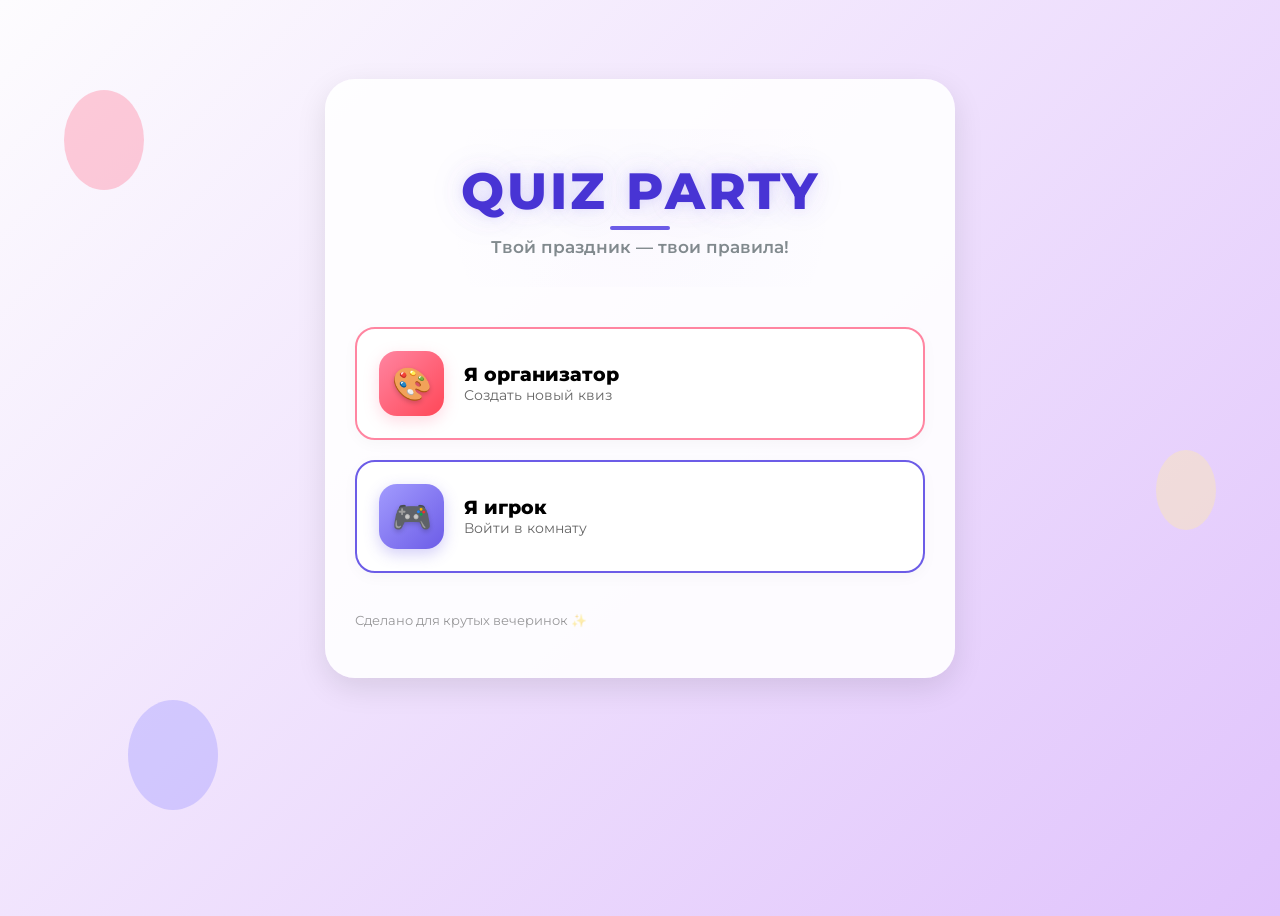
<file: frontend/index.html>
<!DOCTYPE html>
<html lang="ru">
<head>
    <meta charset="UTF-8">
    <meta name="viewport" content="width=device-width, initial-scale=1.0, maximum-scale=1.0, user-scalable=no">
    <title>Quiz Party 🎉 — Главная</title>
    <link href="https://fonts.googleapis.com/css2?family=Montserrat:wght@400;600;800&display=swap" rel="stylesheet">
    <link rel="stylesheet" href="css/style.css">
    <link rel="stylesheet" href="css/menu.css">
</head>
<body class="party-bg no-scroll">

    <div class="balloon balloon-1"></div>
    <div class="balloon balloon-2"></div>
    <div class="balloon balloon-3"></div>

    <div class="main-container">
        <div class="party-card menu-card">
            <div class="logo-area">
                <h1 class="party-title">QUIZ PARTY</h1>
                <p class="party-subtitle reveal-anim-delay">Твой праздник — твои правила!</p>
            </div>

            <div class="menu-grid">
                <div class="menu-item create" onclick="location.href='create.html'">
                    <div class="menu-icon">🎨</div>
                    <div class="menu-text">
                        <span class="menu-label">Я организатор</span>
                        <span class="menu-desc">Создать новый квиз</span>
                    </div>
                </div>

                <div class="menu-item join" onclick="openJoinModal()">
                    <div class="menu-icon">🎮</div>
                    <div class="menu-text">
                        <span class="menu-label">Я игрок</span>
                        <span class="menu-desc">Войти в комнату</span>
                    </div>
                </div>
            </div>

            <div class="footer-info">
                Сделано для крутых вечеринок ✨
            </div>
        </div>
    </div>

    <div id="join-modal" class="modal">
        <div class="modal-content light-glass-card">
            <div class="modal-header">
                <h3>Вход в игру</h3>
                <p>Введи данные, чтобы начать веселье</p>
            </div>
            
            <div class="portal-inputs">
                <div class="modern-field" id="field-name">
                    <input type="text" id="player-name" maxlength="15" placeholder=" " required>
                    <label>Твое имя</label>
                    <span class="field-icon">👤</span>
                    <div class="field-border"></div>
                </div>
                <span class="input-hint" id="hint-name">Пожалуйста, представься 🎭</span> <div class="modern-field" id="field-code">
                    <input type="text" id="room-code"  maxlength="10" placeholder=" " required>
                    <label>Код комнаты</label>
                    <span class="field-icon">🔑</span>
                    <div class="field-border"></div>
                </div>
                <span class="input-hint" id="hint-code">Нужен код, чтобы войти 🚪</span>
            </div>

            <button onclick="startJoining()" class="btn-modern-join">
                <span>ПОГНАЛИ! 🚀</span>
            </button>
            
            <button onclick="closeJoinModal()" class="btn-cancel-link">Вернуться назад</button>
        </div>
    </div>

    <script src="js/menu.js"></script>
</body>
</html>
</file>
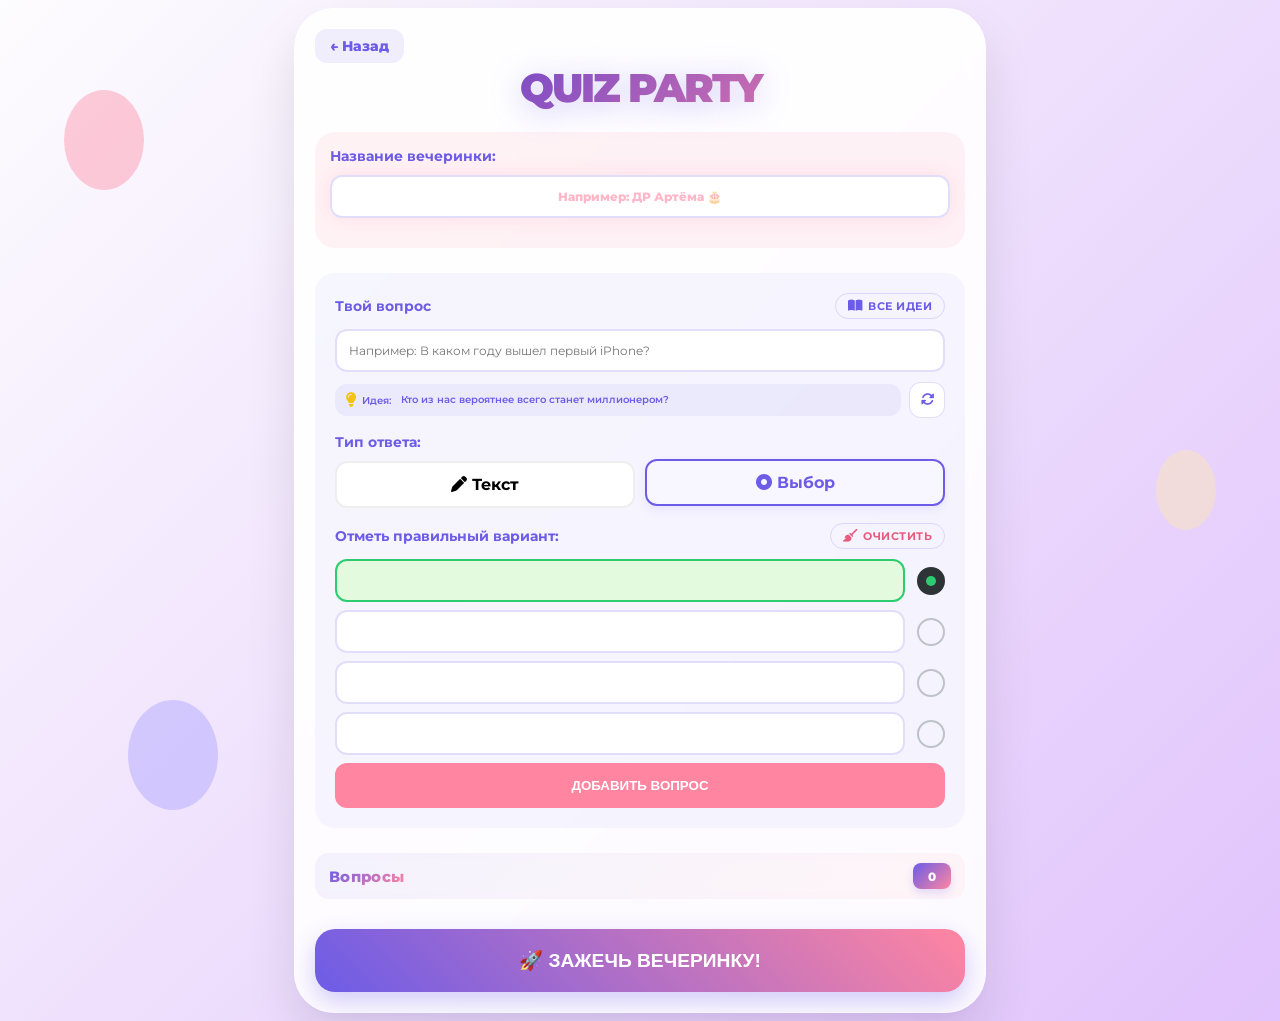
<file: frontend/create.html>
<!DOCTYPE html>
<html lang="ru">
<head>
    <meta charset="UTF-8">
    <meta name="viewport" content="width=device-width, initial-scale=1.0, maximum-scale=1.0, user-scalable=no">
    <title>Создание Quiz Party</title>
    <link href="https://fonts.googleapis.com/css2?family=Montserrat:wght@400;600;800&display=swap" rel="stylesheet">
    <link rel="stylesheet" href="https://cdnjs.cloudflare.com/ajax/libs/font-awesome/6.4.0/css/all.min.css">
    <link rel="stylesheet" href="css/style.css">
    <link rel="stylesheet" href="css/create.css">
</head>
<body class="party-bg">
    <div id="toast-container"></div>
    <div class="balloon balloon-1"></div>
    <div class="balloon balloon-2"></div>
    <div class="balloon balloon-3"></div>

    <div class="main-container">
        <div class="party-card">
            <div class="header-nav">
                <a href="index.html" class="btn-back">← Назад</a>
            </div>
            <h1 class="party-title">QUIZ PARTY</h1>
            
            <div class="input-group main-title-group">
                <label>Название вечеринки:</label>
                <input type="text" id="quiz-title-input" placeholder="Например: ДР Артёма 🎂" class="main-title-input">
            </div>

            <div class="creation-zone">
               <div class="input-group">
                    <div style="display: flex; justify-content: space-between; align-items: center; margin-bottom: 10px;">
                        <label style="margin: 0;">Твой вопрос</label>
                        <button type="button" class="btn-inline-library" onclick="toggleLibrary()">
                            <i class="fa-solid fa-book-open"></i> Все идеи
                        </button>
                    </div>

                    <input type="text" id="q-input-text" placeholder="Например: В каком году вышел первый iPhone?">
                    
                    <div class="idea-wrapper" style="display: flex; align-items: center; gap: 8px;">
                        <div id="idea-container" class="idea-container" style="flex-grow: 1;">
                            <i class="fas fa-lightbulb idea-icon"></i> Идея: <span id="random-idea-text">Загрузка...</span>
                        </div>
                        <button id="refresh-idea" class="refresh-btn" title="Другой вопрос">
                            <i class="fas fa-sync-alt"></i>
                        </button>
                    </div>
                </div>

                <div class="input-group">
                    <label>Тип ответа:</label>
                    <div class="type-selector">
                        <div class="type-option" onclick="selectType('text', this)">
                            <i class="fa-solid fa-pen"></i> Текст
                        </div>
                        <div class="type-option active" onclick="selectType('options', this)">
                            <i class="fa-solid fa-circle-dot"></i> Выбор
                        </div>
                        <input type="hidden" id="q-input-type" value="options">
                    </div>
                </div>

                <div id="options-fields" class="options-creation-zone" style="display: block;">
                    <div class="input-group">
                        <div style="display:flex; justify-content:space-between; align-items:center; margin-bottom:10px;">
                            <label style="margin:0;">Отметь правильный вариант:</label>
                            <button type="button" class="btn-clear-options" onclick="clearOptions()">
                                <i class="fa-solid fa-broom"></i>
                                Очистить
                            </button>
                        </div>
                        
                        <div class="opt-create-row">
                            <div class="input-with-clear">
                                <input type="text" id="opt-1" class="opt-input">
                                <span class="clear-input" onclick="clearSingleInput(this)">×</span>
                            </div>
                            <input type="radio" name="correct-opt" value="0" checked>
                        </div>
                        <div class="opt-create-row">
                            <div class="input-with-clear">
                                <input type="text" id="opt-2" class="opt-input">
                                <span class="clear-input" onclick="clearSingleInput(this)">×</span>
                            </div>
                            <input type="radio" name="correct-opt" value="1">
                        </div>
                        <div class="opt-create-row">
                            <div class="input-with-clear">
                                <input type="text" id="opt-3" class="opt-input">
                                <span class="clear-input" onclick="clearSingleInput(this)">×</span>
                            </div>
                            <input type="radio" name="correct-opt" value="2">
                        </div>
                        <div class="opt-create-row">
                            <div class="input-with-clear">
                                <input type="text" id="opt-4" class="opt-input">
                                <span class="clear-input" onclick="clearSingleInput(this)">×</span>
                            </div>
                            <input type="radio" name="correct-opt" value="3">
                        </div>
                    </div>
                </div>

                <div id="correct-answer-zone" class="input-group" style="display: none;">
                    <label>Ответ:</label>
                    <div class="input-with-clear correct-text">
                        <input type="text" id="q-input-correct" class="opt-input">
                        <span class="clear-input" onclick="clearSingleInput(this)">×</span>
                    </div>
                </div>

                <button id="add-btn" onclick="addQuestionToList()" class="btn-party-add">ДОБАВИТЬ ВОПРОС</button>
            </div>

            <div class="list-zone">
                <div class="questions-header">
                    <div class="questions-title">
                        Вопросы
                    </div>
                    <div class="questions-count">
                        <span id="q-count">0</span>
                    </div>
                </div>
                <div id="questions-list" class="party-scroll-list"></div>
            </div>

            <button onclick="saveAndGo()" class="btn-party-launch">
                <span class="btn-glow"></span>
                <span class="btn-content">🚀 ЗАЖЕЧЬ ВЕЧЕРИНКУ!</span>
            </button>
        </div>
    </div>
    <script src="js/create.js"></script>
    <div id="library-modal" class="modal-overlay">
        <div class="modal-content">
            <div class="modal-header">
                <h2>💡 Готовые вопросы</h2>
                <button class="close-modal" onclick="toggleLibrary()">×</button>
            </div>
            <div class="library-filter">
                <button class="filter-btn active" data-category="all" onclick="filterLibrary('all')">Все</button>
                <button class="filter-btn" data-category="about-me" onclick="filterLibrary('about-me')">Обо мне</button>
                <button class="filter-btn" data-category="funny" onclick="filterLibrary('funny')">Юмор</button>
                <button class="filter-btn" data-category="music" onclick="filterLibrary('music')">Музыка</button>
                <button class="filter-btn" data-category="sports" onclick="filterLibrary('sports')">Спорт</button>
                <button class="filter-btn" data-category="movie" onclick="filterLibrary('movie')">Фильмы</button>
                <button class="filter-btn" data-category="friends" onclick="filterLibrary('friends')">О нас</button>
            </div>
            <div id="library-list" class="library-items-container">
                </div>
        </div>
    </div>    
</body>
</html>
</file>
<file: frontend/css/style.css>
body {
    margin: a; font-family: 'Montserrat', sans-serif;
    background: linear-gradient(135deg, #fdfcfe 0%, #e0c3fc 100%);
    min-height: 100vh;
}

.no-scroll {
    overflow: hidden;
}


.main-container {
    width: 100%;
    max-width: 700px; /* Было 622px, ставим больше */
    margin: auto;
    padding: 0 15px;  /* Небольшие отступы, чтобы не липло к краям экрана */
    box-sizing: border-box;
    display: flex;
    flex-direction: column;
    align-items: center;
}

.party-card {
    background: rgba(255,255,255,0.9);
    padding: 30px; border-radius: 30px;
    width: 100%; max-width: 650px;
    box-shadow: 0 10px 30px rgba(0,0,0,0.1);
    z-index: 10;
}

.balloon {
    position: fixed; border-radius: 50%; opacity: 0.4; z-index: 1;
    animation: float 6s infinite ease-in-out;
}
.balloon-1 { width: 80px; height: 100px; background: #ff85a1; top: 10%; left: 5%; }
.balloon-2 { width: 60px; height: 80px; background: #ffeaa7; top: 50%; right: 5%; animation-delay: 2s; }
.balloon-3 { width: 90px; height: 110px; background: #a29bfe; bottom: 10%; left: 10%; animation-delay: 4s; }

@keyframes float {
    0%, 100% { transform: translateY(0); }
    50% { transform: translateY(-20px); }
}

/* Отключаем жесты масштабирования на уровне CSS */
html, body {
    touch-action: pan-x pan-y; /* Разрешает только скролл, запрещает зум щипком */
}

/* Убираем синюю рамку и зум при фокусе */
input, select, textarea {
    font-size: 12px !important; 
}

* {
    -webkit-tap-highlight-color: transparent; /* Убирает синюю рамку при клике на кнопки/инпуты */
}

body {
    /* Сайт не станет уже 320 пикселей. Если экран меньше — появится горизонтальный скролл */
    min-width: 320px; 
    
    /* Чтобы контент не прилипал к краям на узких экранах */
    overflow-x: hidden; 
}
</file>
<file: frontend/css/menu.css>
.menu-card {
    padding: 50px 30px !important;
}

.main-container {
    width: 100%;
    max-width: 600px;
    margin: auto;
    padding: 0 15px;
    box-sizing: border-box;

    display: flex;
    flex-direction: column;
    align-items: center;

    min-height: 100vh;

    justify-content: center; /* центр по вертикали */
    transform: translateY(-80px); /* чуть выше центра */
}

.logo-area {
    position: relative;
    margin-bottom: 40px; /* Немного уменьшили отступ, так как нет логотипа */
    padding: 30px 0;
    text-align: center;
    background: radial-gradient(circle at center, rgba(108, 92, 231, 0.02) 0%, rgba(255, 255, 255, 0) 70%); /* Почти незаметное свечение фона */
}

/* Главный заголовок с эффектом КОНТРАЖУРА (Glow) */
.party-title {
    font-family: 'Montserrat', sans-serif;
    font-weight: 800; /* Экстра-жирный шрифт */
    font-size: 3.2rem; /* Сделали крупнее, раз он теперь главный */
    margin: 0;
    text-transform: uppercase;
    letter-spacing: 3px; /* Увеличили межбуквенный отступ для стильности */
    position: relative;
    display: inline-block;
    
    /* 1. Цвет самого текста - глубокий фиолетовый */
    color: #4834d4; 
    
    /* 2. МАГИЯ СВЕЧЕНИЯ ЗА ТЕКСТОМ (Мягкий Неон) */
    text-shadow: 
        0 0 10px rgba(108, 92, 231, 0.1),  /* Самое ближнее мягкое свечение */
        0 0 25px rgba(108, 92, 231, 0.15), /* Среднее свечение */
        0 0 45px rgba(108, 92, 231, 0.1);  /* Дальнее расплывчатое облако света */
    
    /* Анимация: Легкое "дыхание" света */
    animation: quizGlowBreath 4s infinite ease-in-out;
}

/* Анимация пульсации неонового облака */
@keyframes quizGlowBreath {
    0%, 100% { 
        text-shadow: 
            0 0 10px rgba(108, 92, 231, 0.1),
            0 0 25px rgba(108, 92, 231, 0.15),
            0 0 45px rgba(108, 92, 231, 0.1);
    }
    50% { 
        text-shadow: 
            0 0 15px rgba(108, 92, 231, 0.15),
            0 0 35px rgba(108, 92, 231, 0.2),
            0 0 65px rgba(108, 92, 231, 0.15); /* Свечение становится чуть ярче и шире */
    }
}

/* Эффект при наведении на всю шапку (для интереса) */
.logo-area:hover .party-title {
    color: #6c5ce7; /* Текст становится чуть светлее */
    transform: scale(1.03); /* Легкое увеличение */
    transition: all 0.4s ease;
}

/* Интерактивная полоска под заголовком */
.party-title::after {
    content: '';
    position: absolute;
    bottom: -8px;
    left: 50%;
    width: 60px;
    height: 4px;
    background: #6c5ce7;
    border-radius: 10px;
    transform: translateX(-50%);
    transition: width 0.3s ease, background 0.3s ease;
}

/* Эффект при наведении на заголовок (для интереса) */
.logo-area:hover .party-title::after {
    width: 140px;
    background: #ff85a1; /* Меняем цвет полоски на розовый при наведении */
}

/* Подзаголовок: делаем чуть четче и добавляем иконки ✨ */
.party-subtitle {
    font-size: 1.05rem;
    color: #636e72;
    margin: 15px 0 0;
    opacity: 0.8;
    font-weight: 600;
    display: flex;
    align-items: center;
    justify-content: center;
    gap: 12px;
}

.party-subtitle::before,
.party-subtitle::after {
    font-size: 0.9rem;
    opacity: 0.4;
}

/* Анимация появления с задержкой */
.reveal-anim-delay {
    animation: subtitleReveal 0.8s ease-out 0.2s both; /* Появляется через 0.2с после загрузки */
}

@keyframes subtitleReveal {
    from { opacity: 0; transform: translateY(10px); }
    to { opacity: 0.8; transform: translateY(0); }
}

.menu-grid {
    display: flex;
    flex-direction: column;
    gap: 20px;
}

/* Основная карточка меню */
.menu-item {
    position: relative;
    display: flex;
    align-items: center;
    padding: 22px;
    border-radius: 20px;
    cursor: pointer;
    background: #ffffff;
    border: 2px solid transparent;
    text-align: left;
    box-shadow: 0 4px 15px rgba(0,0,0,0.03);
    overflow: hidden; /* Важно для эффекта блика */
    transition: all 0.4s cubic-bezier(0.175, 0.885, 0.32, 1.275);
    z-index: 1;
}

/* Эффект стеклянного блика (Shine) */
.menu-item::after {
    content: '';
    position: absolute;
    top: 0; 
    left: -100%;
    width: 50%; 
    height: 100%;
    background: linear-gradient(to right, rgba(255,255,255,0) 0%, rgba(255,255,255,0.8) 50%, rgba(255,255,255,0) 100%);
    transform: skewX(-25deg);
    transition: all 0.5s ease;
    z-index: -1;
}

/* Общий hover: подъем карточки и пробегающий блик */
.menu-item:hover {
    transform: translateY(-5px) scale(1.02);
}
.menu-item:hover::after {
    left: 150%;
    transition: all 0.7s ease-in-out;
}

/* Анимация иконок при наведении */
@keyframes iconPartyBounce {
    0%, 100% { transform: translateY(0) rotate(0deg) scale(1); }
    25% { transform: translateY(-4px) rotate(-8deg) scale(1.1); }
    50% { transform: translateY(0) rotate(0deg) scale(1.05); }
    75% { transform: translateY(-2px) rotate(8deg) scale(1.1); }
}

.menu-item:hover .menu-icon {
    animation: iconPartyBounce 0.6s ease-in-out;
}

/* --- Стили для кнопки ОРГАНИЗАТОРА (Розовая) --- */
.menu-item.create:hover {
    border-color: #ff85a1;
    /* Цветная светящаяся тень вместо серой */
    box-shadow: 0 15px 30px rgba(255, 133, 161, 0.25); 
}

.menu-item.create {
    border-color: #ff85a1;
}
    
.menu-item.create .menu-icon {
    /* Сочный градиент вместо сплошного цвета */
    background: linear-gradient(135deg, #ff85a1, #ff4757);
    box-shadow: 0 5px 15px rgba(255, 133, 161, 0.3);
}

.menu-item.join {
    border-color: #6c5ce7;
}

/* --- Стили для кнопки ИГРОКА (Фиолетовая) --- */
.menu-item.join:hover {
    border-color: #6c5ce7;
    /* Цветная светящаяся тень */
    box-shadow: 0 15px 30px rgba(108, 92, 231, 0.25);
}

.menu-item.join .menu-icon {
    /* Сочный градиент */
    background: linear-gradient(135deg, #a29bfe, #6c5ce7);
    box-shadow: 0 5px 15px rgba(108, 92, 231, 0.3);
}

/* Настраиваем иконку (сделал чуть крупнее и добавил тень тексту) */
.menu-icon {
    width: 65px;
    height: 65px;
    border-radius: 18px;
    display: flex;
    align-items: center;
    justify-content: center;
    font-size: 2rem;
    color: white;
    margin-right: 20px;
    transition: all 0.3s ease;
    text-shadow: 0 2px 5px rgba(0,0,0,0.2);
}

.menu-text {
    display: flex;
    flex-direction: column;
}

.menu-label {
    font-weight: 800;
    font-size: 1.2rem;
    color: var(--party-text);
}

.menu-desc {
    font-size: 0.9rem;
    opacity: 0.6;
}

.footer-info {
    margin-top: 40px;
    font-size: 0.8rem;
    opacity: 0.4;
}


.modal-content {
    width: 90%;
    max-width: 400px;
    padding: 30px;
}

.modal-content input {
    width: 100%;
    padding: 15px;
    margin-bottom: 15px;
    border-radius: 12px;
    border: 2px solid #eee;
    font-family: 'Montserrat', sans-serif;
    box-sizing: border-box;
}

.btn-close {
    background: none;
    border: none;
    color: var(--party-purple);
    margin-top: 10px;
    cursor: pointer;
    font-weight: 600;
}

/* Светлое модальное окно */
.modal {
    display: none;
    position: fixed;
    top: 0; left: 0; width: 100%; height: 100%;
    background: rgba(255, 255, 255, 0.4); /* Светлая подложка */
    backdrop-filter: blur(15px);
    justify-content: center;
    align-items: center;
    z-index: 1000;
}

.light-glass-card {
    margin-top: -200px;
    background: rgba(255, 255, 255, 0.8) !important;
    border: 1px solid rgba(255, 255, 255, 0.5);
    border-radius: 40px;
    padding: 40px;
    width: 90%;
    max-width: 320px;
    box-shadow: 0 30px 60px rgba(0, 0, 0, 0.08);
    text-align: center;
    animation: slideUp 0.4s ease-out;
}

.badge-new {
    display: inline-block;
    background: #6c5ce7;
    color: white;
    font-size: 0.65rem;
    font-weight: 800;
    padding: 5px 12px;
    border-radius: 50px;
    margin-bottom: 15px;
    letter-spacing: 1px;
}

.modal-header p {
    font-size: 0.9rem;
    color: #636e72;
    margin: 10px 0 30px;
}

/* Стили полей ввода */
.input-group-modern {
    text-align: left;
    margin-bottom: 20px;
}

.input-group-modern label {
    font-size: 0.7rem;
    font-weight: 800;
    color: #b2bec3;
    margin-left: 15px;
    margin-bottom: 8px;
    display: block;
}

.input-wrapper {
    position: relative;
    display: flex;
    align-items: center;
}

.input-wrapper .icon {
    position: absolute;
    left: 20px;
    font-size: 1.1rem;
}

.light-glass-card input {
    width: 100%;
    background: #f1f2f6 !important;
    border: 2px solid transparent !important;
    border-radius: 20px !important;
    padding: 18px 20px 18px 55px !important;
    font-family: 'Montserrat', sans-serif;
    font-weight: 600;
    color: #2d3436 !important;
    transition: 0.3s;
}

.light-glass-card input:focus {
    background: #fff !important;
    border-color: #6c5ce7 !important;
    box-shadow: 0 10px 20px rgba(108, 92, 231, 0.1);
    outline: none;
}

/* Кнопка */
.btn-modern-join {
    background: #6c5ce7;
    color: white;
    border: none;
    width: 100%;
    padding: 20px;
    border-radius: 20px;
    font-size: 1.1rem;
    font-weight: 800;
    cursor: pointer;
    box-shadow: 0 10px 25px rgba(108, 92, 231, 0.3);
    transition: 0.3s;
    margin-top: 10px;
}

.btn-modern-join:hover {
    transform: translateY(-3px);
    box-shadow: 0 15px 30px rgba(108, 92, 231, 0.4);
    background: #5b49d6;
}

.btn-cancel-link {
    background: none;
    border: none;
    color: #b2bec3;
    margin-top: 20px;
    font-weight: 600;
    cursor: pointer;
    transition: 0.3s;
}

.btn-cancel-link:hover {
    color: #636e72;
}

@keyframes slideUp {
    from { opacity: 0; transform: translateY(30px); }
    to { opacity: 1; transform: translateY(0); }
}

.portal-inputs {
    display: flex;
    flex-direction: column;
    gap: 25px; /* Увеличили отступ для плавающих подписей */
    margin-bottom: 35px;
}

.modern-field {
    position: relative;
    width: 100%;
}

.modern-field input:focus ~ .field-icon {
    opacity: 1;
    color: #6c5ce7;
}


/* Убираем лишние отступы, так как убрали бейдж */
.modal-header h3 {
    margin-top: 10px;
}

/* Чтобы розовый текст хорошо читался на сером фоне */
.modern-field input::selection {
    background: rgba(255, 133, 161, 0.2);
    color: #ff85a1;
}

/* Подсказки: делаем их еле заметными (светло-серыми) */
.modern-field label {
    position: absolute;
    left: 46px;
    top: 40%;
    transform: translateY(-50%);
    color: rgba(0, 0, 0, 0.2); /* Очень прозрачный серый */
    font-size: 0.8rem;
    font-weight: 600;
    pointer-events: none;
    transition: all 0.5s cubic-bezier(0.4, 0, 0.2, 1);
    z-index: 2;
}

/* Когда поле активно или заполнено */
.modern-field input:focus ~ label,
.modern-field input:not(:placeholder-shown) ~ label {
    top: 15px;
    font-size: 0.6rem;
    font-weight: 800;
    color: rgba(0, 0, 0, 0.25); /* Остается серым и незаметным даже наверху */
    text-transform: uppercase;
    letter-spacing: 1px;
}


.error-msg {
    color: #ff85a1;
    font-size: 0.7rem;
    font-weight: 700;
    margin-top: 8px;
    text-align: left;
    display: none;
}

/* Ошибки: Текст и границы */
.modern-field.error-active .field-border {
    background: #ff4757; /* Яркий красный вместо розового */
    box-shadow: 0 0 10px rgba(255, 71, 87, 0.5);
}

.modern-field.error-active .field-icon {
    filter: drop-shadow(0 0 5px rgba(255, 71, 87, 0.5));
}


/* Основной стиль инпута - теперь без розового текста */
.modern-field input {
    width: 100% !important;
    background: rgba(240, 242, 245, 0.8) !important;
    border: 2px solid transparent !important; /* Прозрачная рамка для плавности */
    border-radius: 16px !important;
    padding: 18px 20px 10px 45px !important;
    font-family: 'Montserrat', sans-serif;
    font-weight: 600;
    color: #2d3436 !important; /* ТЕМНЫЙ ЦВЕТ ТЕКСТА (вместо розового) */
    font-size: 1rem;
    transition: all 0.3s cubic-bezier(0.4, 0, 0.2, 1);
    box-sizing: border-box;
}

/* Эффект фокуса - мягкая фиолетовая рамка (в цвет темы) */
.modern-field input:focus {
    background: #ffffff !important;
    border-color: #6c5ce7 !important; 
    box-shadow: 0 8px 20px rgba(108, 92, 231, 0.1) !important;
}

/* Плавающая подпись (Label) - чуть темнее для читаемости */
.modern-field label {
    position: absolute;
    left: 45px;
    top: 50%;
    transform: translateY(-50%);
    color: #a4b0be; /* Спокойный серый */
    font-size: 0.9rem;
    font-weight: 500;
    pointer-events: none;
    transition: all 0.3s ease;
    z-index: 2;
}

/* Поднятая подпись (когда текст введен) */
.modern-field input:focus ~ label,
.modern-field input:not(:placeholder-shown) ~ label {
    top: 12px;
    left: 45px;
    font-size: 0.65rem;
    font-weight: 800;
    color: #6c5ce7; /* Фиолетовый акцент при наборе */
    text-transform: uppercase;
    letter-spacing: 0.5px;
}

/* Иконка внутри инпута */
.modern-field .field-icon {
    position: absolute;
    left: 10px;
    top: 38%;
    transform: translateY(-50%);
    font-size: 1.2rem;
    opacity: 0.4;
    z-index: 3;
    transition: 0.3s;
}

/* СТИЛЬ ОШИБКИ */
.modern-field.error-active input {
    border-color: #ff4757 !important; /* Красная рамка */
    background: #fffafa !important; /* Едва заметный красный оттенок фона */
}

.modern-field.error-active .field-icon {
    opacity: 1;
    filter: grayscale(0) brightness(0.8);
}

.input-hint {
    font-size: 0.75rem;
    color: #ff4757; /* Чистый красный */
    font-weight: 700;
    margin: -35px 0 15px 10px;
    display: none; /* Включается через JS */
    text-align: left;
    animation: fadeInError 0.6s ease;
}

@keyframes fadeInError {
    from { opacity: 0; transform: translateY(-5px); }
    to { opacity: 1; transform: translateY(0); }
}

/* Убираем старую рамку у контейнера */
.error-shake {
    animation: shake-modern 0.4s cubic-bezier(.36,.07,.19,.97) both;
    border: none !important; /* УДАЛЯЕМ ЭТУ СТРОЧКУ, ЕСЛИ ОНА БЫЛА */
    background: none !important; /* УДАЛЯЕМ ФОН */
}
@keyframes shake-modern {
    0%, 100% { transform: translateX(0); }
    20%, 60% { transform: translateX(-6px); }
    40%, 80% { transform: translateX(6px); }
}

/* --- МОБИЛЬНАЯ АДАПТАЦИЯ --- */
@media screen and (max-width: 480px) {
    /* 1. Компактная карточка */
    .menu-card {
        padding: 30px 20px !important; /* Уменьшили внутренние отступы */
        border-radius: 30px;
    }

    /* 2. Компактная шапка */
    .logo-area {
        margin-bottom: 20px;
        padding: 10px 0;
    }

    .party-title {
        font-size: 2rem; /* Уменьшили шрифт заголовка */
        letter-spacing: 1px;
    }

    .party-subtitle {
        font-size: 0.9rem; /* Подзаголовок поменьше */
        margin-top: 10px;
    }

    /* 3. Компактные кнопки меню */
    .menu-grid {
        gap: 12px; /* Уменьшили расстояние между кнопками */
    }

    .menu-item {
        padding: 15px; /* Уменьшили отступы внутри кнопок */
    }

    .menu-icon {
        width: 50px;  /* Иконки чуть меньше */
        height: 50px;
        font-size: 1.5rem;
        margin-right: 15px;
        border-radius: 14px;
    }

    .menu-label {
        font-size: 1rem; /* Текст кнопок компактнее */
    }

    .menu-desc {
        font-size: 0.8rem;
    }

    /* 4. Адаптация модального окна */
    .light-glass-card {
        padding: 25px 20px;
        border-radius: 30px;
    }

    .btn-modern-join {
        padding: 16px;
        font-size: 1rem;
    }

    /* Если хочется оставить легкий отклик при нажатии */
    .logo-area:active {
        transform: scale(0.98); /* Слегка сжимается при касании */
        transition: 0.1s;
    }
}
</file>
<file: frontend/css/create.css>
/* =========================================
   1. БАЗА, ФОН И НАВИГАЦИЯ
========================================= */
.party-card {
    background: rgba(255, 255, 255, 0.9);
    backdrop-filter: blur(10px);
    border: 1px solid rgba(255, 255, 255, 0.5);
    box-shadow: 0 25px 50px rgba(0, 0, 0, 0.1);
    border-radius: 40px;
    padding: 20px;
}

.header-nav {
    display: flex;
    justify-content: flex-start;
    margin-bottom: -20px;
}

.btn-back {
    text-decoration: none;
    color: #6c5ce7;
    font-weight: 800;
    font-size: 0.9rem;
    padding: 8px 15px;
    background: rgba(108, 92, 231, 0.1);
    border-radius: 12px;
    transition: 0.3s;
}

.btn-back:hover {
    background: #6c5ce7;
    color: white;
}

/* =========================================
   2. ЗАГОЛОВКИ
========================================= */
.party-title {
    font-size: 2.5rem;
    font-weight: 900;
    background: linear-gradient(135deg, #4834d4, #ff85a1);
    -webkit-background-clip: text;
    -webkit-text-fill-color: transparent;
    filter: drop-shadow(0 5px 15px rgba(108, 92, 231, 0.3));
    letter-spacing: -2px;
    margin: 20px 0;
    text-align: center;
    text-transform: uppercase;
}

.main-title-group {
    margin-bottom: 25px;
    padding: 15px;
    background: rgba(255, 133, 161, 0.1);
    border-radius: 20px;
}

.main-title-input {
    width: 100%;
    font-size: 1.2rem;
    font-weight: 800;
    color: #ff85a1;
    text-align: center;
    border: 3px solid #ff85a1;
    background: white;
    box-shadow: 0 0 20px rgba(255, 133, 161, 0.2);
    padding: 12px;
    border-radius: 12px;
    font-family: 'Montserrat', sans-serif;
    box-sizing: border-box;
}

.main-title-input::placeholder {
    color: rgba(255, 133, 161, 0.6);
}

/* =========================================
   3. ЗОНА СОЗДАНИЯ ВОПРОСА
========================================= */
.creation-zone {
    text-align: left;
    background: rgba(108, 92, 231, 0.05);
    padding: 20px;
    border-radius: 20px;
    margin-bottom: 20px;
}

.input-group label, 
.options-creation-zone label {
    display: block;
    font-weight: 700;
    margin-bottom: 10px;
    color: #6c5ce7;
    font-size: 0.9rem;
    text-transform: none;
}

.input-group input, 
.input-group select, 
.opt-input {
    width: 100%;
    padding: 12px;
    border: 2px solid rgba(108, 92, 231, 0.2);
    border-radius: 12px;
    margin-bottom: 15px;
    font-family: 'Montserrat', sans-serif;
    box-sizing: border-box;
}

.section-hint {
    display: none; 
}

/* СЕЛЕКТОР ТИПОВ */
.type-selector {
    display: flex;
    gap: 10px;
    margin-bottom: 15px;
}

.type-option {
    flex: 1;
    background: white;
    padding: 12px;
    border-radius: 12px;
    border: 2px solid #eee;
    cursor: pointer;
    text-align: center;
    transition: 0.3s;
    font-weight: 700;
}

.type-option.active {
    border-color: #6c5ce7;
    background: #f8f7ff;
    color: #6c5ce7;
    transform: translateY(-2px);
    box-shadow: 0 4px 10px rgba(108, 92, 231, 0.1);
}


/* ВАРИАНТЫ ОТВЕТОВ И РАДИО-КНОПКИ */
.opt-create-row {
    display: flex;
    align-items: center;
    gap: 12px;
    margin-bottom: 8px;
    padding: 0; 
    background: transparent;
    border: none;
    width: 100%;
}

.opt-input {
    flex: 1;
    margin-bottom: 0 !important;
    padding: 12px 15px;
    border-radius: 12px;
    border: 2px solid rgba(108, 92, 231, 0.2);
    font-family: 'Montserrat', sans-serif;
}

input[name="correct-opt"] {
    appearance: none;
    -webkit-appearance: none;
    width: 22px;
    height: 22px;
    border: 2px solid #bdc3c7;
    border-radius: 50%;
    margin: 0;
    cursor: pointer;
    position: relative;
    flex-shrink: 0;
    display: flex;
    align-items: center;
    justify-content: center;
}

input[name="correct-opt"]:checked {
    border-color: #2d3436;
    background: #2d3436;
}

input[name="correct-opt"]:checked::after {
    content: "";
    position: absolute;
    top: 50%; left: 50%;
    transform: translate(-50%, -50%);
    width: 10px; height: 10px;
    background: #2ecc71;
    border-radius: 50%;
}

.opt-create-row.correct-selected .opt-input {
    background: rgba(212, 254, 199, 0.563);
    border-color: #2ecc71;
}

/* =========================================
   4. СПИСОК ВОПРОСОВ (ИНТЕРФЕЙС)
========================================= */
.list-zone { margin-top: 25px; }

.questions-header {
    display: flex;
    align-items: center;
    justify-content: space-between;
    padding: 10px 14px;
    margin-bottom: 10px;
    border-radius: 14px;
    background: linear-gradient(135deg, rgba(108,92,231,0.08), rgba(255,133,161,0.08));
    backdrop-filter: blur(6px);
}

.questions-title {
    font-weight: 800;
    font-size: 0.95rem;
    letter-spacing: 0.3px;
    background: linear-gradient(135deg,#6c5ce7,#ff85a1);
    -webkit-background-clip: text;
    -webkit-text-fill-color: transparent;
}

.questions-count {
    min-width: 26px; height: 26px;
    padding: 0 6px;
    display: flex;
    align-items: center;
    justify-content: center;
    font-size: 0.75rem;
    font-weight: 800;
    border-radius: 8px;
    background: linear-gradient(135deg,#6c5ce7,#ff85a1);
    color: white;
    box-shadow: 0 4px 10px rgba(108,92,231,0.2);
}

.list-header {
    display: flex;
    justify-content: space-between;
    align-items: center;
    margin-bottom: 15px;
}

.list-title { font-size: 1.2rem; font-weight: 800; color: #6c5ce7; }
.q-counter { font-size: 0.9rem; opacity: 0.7; }

.empty-list-msg { text-align: center; padding: 40px 10px; color: #888; }
.empty-icon { font-size: 2rem; margin-bottom: 10px; }

.party-scroll-list {
    max-height: 820px;
    overflow-y: auto;
    padding-right: 5px;
}

.party-scroll-list::-webkit-scrollbar { width: 6px; }
.party-scroll-list::-webkit-scrollbar-thumb { background: #ff85a1; border-radius: 10px; }

/* КНОПКА ОЧИСТКИ ВАРИАНТОВ */
.btn-clear-options {
    appearance: none;
    border: none;
    background: transparent;
    padding: 0;
    margin: 0;
    display: flex;
    align-items: center;
    gap: 6px;
    cursor: pointer;
    font-family: 'Montserrat', sans-serif;
    font-size: 0.7rem;
    font-weight: 700;
    color: #e75c7c;
    text-transform: uppercase;
    letter-spacing: 0.5px;
    border: 1.5px solid rgba(108, 92, 231, 0.2);
    padding: 5px 12px;
    border-radius: 20px;
    transition: all 0.2s cubic-bezier(0.4, 0, 0.2, 1);
    flex-shrink: 0;
}


/* Стили иконки внутри */
.btn-clear-options i {
    font-size: 0.8rem;
    color: #e75c7c;
    transition: transform 0.2s ease;
}

.btn-clear-options:hover {
    /* Легкая заливка фона */
    background: rgba(231, 92, 143, 0.06);
    
    /* Делаем рамку чуть активнее */
    border-color: rgba(231, 92, 157, 0.4);
    
    /* Легкое смещение вверх */
    transform: translateY(-1px);
    
    /* Тонкая, едва заметная тень */
    box-shadow: 0 3px 6px rgba(108, 92, 231, 0.1);
}

/* Анимация иконки при наведении */
.btn-clear-options:hover i {
    /* Иконка немного поворачивается, привлекая внимание */
    transform: rotate(10deg);
}

.btn-clear-options:active {
    /* Эффект «нажатия»: возвращаем вниз и уменьшаем тень */
    transform: translateY(0px);
    box-shadow: 0 1px 3px rgba(231, 92, 182, 0.1);
    background: rgba(231, 92, 194, 0.12); /* Чуть темнее фон */
}

/* КНОПКА ОЧИСТКИ ОДНОГО ВАРИАНТА */
.input-with-clear {
    position: relative;
    width: 100%;
}

.input-with-clear input {
    width: 100%;
    padding-right: 30px; /* место под крестик */
    box-sizing: border-box;
    font-size: 16px;
}

.clear-input {
    position: absolute;
    top: 50%;
    right: 10px;
    transform: translateY(-50%);
    cursor: pointer;
    font-size: 20px;
    color: #888;
    display: none; /* скрыт по умолчанию */
    user-select: none;
}

.clear-input:hover {
    color: #e74c3c;
}

/* Отступ снизу текстового ответа, чтобы кнопка "Добавить вопрос" не прилипала */
.input-with-clear.correct-text {
    margin-bottom: 20px; /* или 25px, подгони визуально */
}


/* =========================================
   5. КАРТОЧКИ ВОПРОСОВ И ВАРИАНТЫ
========================================= */
.question-card {
    background: rgba(252, 233, 248, 0.504);
    border-radius: 14px;
    padding: 10px 12px;
    margin-bottom: 8px;
    border: 1px dashed #d65aff;
    transition: 0.15s;
}

.question-card:hover {
    border-color: #f385ff;
    background: rgba(252, 204, 241, 0.504);
}

.question-item-complex:hover {
    border-color: #ff85a1;
    transform: translateY(-2px);
}

.question-top { display: flex; align-items: center; gap: 8px; margin-bottom: 6px; }

.question-number {
    width: 22px; height: 22px;
    border-radius: 50%;
    background: #6c5ce7;
    color: white;
    font-weight: 700;
    font-size: 0.7rem;
    display: flex;
    align-items: center;
    justify-content: center;
}

.question-text, .q-header-row b {
    flex: 1 1 0;
    min-width: 0;
    font-weight: 700;
    font-size: 0.85rem;
    color: #6c5ce7;
    line-height: 1.2;
    word-break: break-word;
    overflow-wrap: break-word;
    white-space: normal;
}

.question-row { padding: 6px 0; border-bottom: 1px solid #f1f2f6; }
.question-row:last-child { border-bottom: none; }

.preview-options-grid {
    display: grid;
    grid-template-columns: repeat(2, 1fr);
    gap: 4px;
    width: 100%;
}

.preview-opt-item {
    font-size: 0.7rem;
    padding: 2px 4px;
    border-radius: 4px;
    background: #ffffff;
    border: 1px solid #dcdde1;
}

.preview-correct-text,
.preview-opt-item {
    display: block;
    max-width: 100%;
    word-break: break-word;
    overflow-wrap: break-word;
    white-space: normal;
    padding: 2px 6px;
    border-radius: 6px;
    margin-top: 3px;
}

.preview-correct-text {
    font-size: 0.75rem;
    font-weight: 700;
    color: #27ae60;
    background: #e8fff3;
    display: inline-block;
    border: 1px solid #2ecc71;
}

.preview-opt-item.is-correct {
    background: #e8fff3;
    border-color: #2ecc71;
    color: #27ae60;
    font-weight: 700;
}

/* =========================================
   6. КНОПКИ ДЕЙСТВИЙ (РЕДАКТИРОВАТЬ/УДАЛИТЬ)
========================================= */
.q-header-row { display: flex; justify-content: space-between; align-items: flex-start; gap: 8px; }
.q-actions, .question-actions { display: flex; gap: 4px; }
.action-btn { background: transparent; border: none; cursor: pointer; font-size: 0.92rem; padding: 2px; transition: 0.2s; }
.action-btn:hover { transform: scale(1.2); }
.btn-edit:hover { color: #6c5ce7; }
.btn-delete:hover { color: #f04b4b; }

/* =========================================
   7. ГЛАВНЫЕ КНОПКИ
========================================= */
.btn-party-add { 
    width: 100%; padding: 15px; 
    background: #ff85a1; color: white; 
    border: none; border-radius: 12px; 
    font-weight: 800; cursor: pointer; 
}

.btn-party-launch {
    position: relative; width: 100%; padding: 20px; margin-top: 20px;
    background: linear-gradient(45deg, #6c5ce7, #ff85a1);
    color: white; border: none; border-radius: 20px;
    font-weight: 900; font-size: 1.2rem; cursor: pointer;
    overflow: hidden; transition: 0.3s;
    box-shadow: 0 10px 25px rgba(108, 92, 231, 0.3);
}
.btn-party-launch:hover { transform: scale(1.02); }

.btn-glow {
    position: absolute; top: 0; left: -100%; width: 50%; height: 100%;
    background: linear-gradient(90deg, transparent, rgba(255,255,255,0.3), transparent);
    animation: shine 2.5s infinite;
}
@keyframes shine { to { left: 200%; } }

/* =========================================
   8. УВЕДОМЛЕНИЯ (TOASTS)
========================================= */
#toast-container { position: fixed; top: 20px; right: 20px; z-index: 1000; }
.toast {
    background: #2d3436; color: white; padding: 15px 25px;
    border-radius: 12px; margin-bottom: 10px;
    box-shadow: 0 5px 15px rgba(0,0,0,0.2);
    animation: slideIn 0.3s ease-out;
}
@keyframes slideIn { from { transform: translateX(100%); } to { transform: translateX(0); } }

/* =========================================
   9. БИБЛИОТЕКА ВОПРОСОВ (МОДАЛКА)
========================================= */

.btn-inline-library {
    /* Обнуляем стандартные стили */
    appearance: none;
    border: none;
    background: transparent;
    padding: 0;
    margin: 0;
    
    /* Позиционирование и флекс */
    display: flex;
    align-items: center;
    gap: 6px;
    cursor: pointer;
    
    /* Шрифты и текст */
    font-family: 'Montserrat', sans-serif;
    font-size: 0.7rem; /* Компактный размер */
    font-weight: 700; /* Жирный, но не «кричащий» */
    color: #6c5ce7; /* Твой брендовый фиолетовый */
    text-transform: uppercase; /* Все заглавные */
    letter-spacing: 0.5px; /* Легкий межбуквенный отступ для читаемости */
    
    /* Тонкая рамка и скругление */
    border: 1.5px solid rgba(108, 92, 231, 0.2);
    padding: 5px 12px;
    border-radius: 20px; /* Сильное скругление (таблетка) */
    
    /* Плавные переходы */
    transition: all 0.2s cubic-bezier(0.4, 0, 0.2, 1);
    
    /* Чтобы кнопка не занимала лишнее место */
    flex-shrink: 0;
}

/* Стили иконки внутри */
.btn-inline-library i {
    font-size: 0.8rem;
    color: #6c5ce7;
    transition: transform 0.2s ease;
}

.btn-inline-library:hover {
    /* Легкая заливка фона */
    background: rgba(108, 92, 231, 0.06);
    
    /* Делаем рамку чуть активнее */
    border-color: rgba(108, 92, 231, 0.4);
    
    /* Легкое смещение вверх */
    transform: translateY(-1px);
    
    /* Тонкая, едва заметная тень */
    box-shadow: 0 3px 6px rgba(108, 92, 231, 0.1);
}

/* Анимация иконки при наведении */
.btn-inline-library:hover i {
    /* Иконка немного поворачивается, привлекая внимание */
    transform: rotate(15deg);
}

.btn-inline-library:active {
    /* Эффект «нажатия»: возвращаем вниз и уменьшаем тень */
    transform: translateY(0px);
    box-shadow: 0 1px 3px rgba(108, 92, 231, 0.1);
    background: rgba(108, 92, 231, 0.12); /* Чуть темнее фон */
}


.btn-open-library:hover {
    transform: scale(1.1) translateY(-5px);
    box-shadow: 0 15px 25px rgba(108, 92, 231, 0.6);
}

.modal-overlay {
    display: none; 
    position: fixed; 
    top: 0; left: 0; 
    width: 100%; height: 100%; 
    background: rgba(0,0,0,0.8);
    z-index: 10000; 
    justify-content: center; 
    align-items: center;
    
    /* === ДОБАВЛЕНО ДЛЯ ЗАЩИТЫ ОТ ШАПКИ === */
    box-sizing: border-box;
    /* Отступ сверху равен высоте "челки" или минимум 20px */
    padding: env(safe-area-inset-top, 20px) 10px env(safe-area-inset-bottom, 20px) 10px;
}

.close-modal {
    background: #f1f2f6;
    border: none;
    width: 36px;
    height: 36px;
    border-radius: 50%;
    font-size: 1.4rem;
    color: #888;
    cursor: pointer;
    display: flex;
    align-items: center;
    justify-content: center;
    transition: all 0.2s ease;
}

.close-modal:hover {
    background: #ffe0e6;
    color: #ff85a1;
    transform: rotate(90deg);
}

.modal-content {
    background: white; 
    padding: 25px; /* Чуть уменьшил паддинг, чтобы скролл-бар не был слишком далеко */
    border-radius: 25px;
    width: 90%; 
    max-width: 650px; 
    color: #333;
    
    /* === КРИТИЧНО ДЛЯ СКРОЛЛА === */
    max-height: 85vh; /* Модалка не может быть больше 85% высоты экрана */
    display: flex;
    flex-direction: column; /* Заголовок сверху, контент снизу */
}

@keyframes modalPop {
    from { transform: scale(0.8); opacity: 0; }
    to { transform: scale(1); opacity: 1; }
}

.modal-header { display: flex; justify-content: space-between; align-items: center; margin-bottom: 20px; }
.modal-header h2 { color: #6c5ce7; margin: 0; font-size: 1.4rem; }
.close-modal { background: #eee; border: none; width: 35px; height: 35px; border-radius: 50%; font-size: 1.5rem; cursor: pointer; }

/* Контейнер со списком вопросов */
.library-items-container {
    flex-grow: 1;      /* Занимает всё оставшееся место */
    overflow-y: auto;  /* Скролл появляется ТОЛЬКО здесь и ТОЛЬКО если нужен */
    padding-right: 5px; /* Место для скроллбара, чтобы не перекрывал контент */
}

/* Красивый скроллбар для Webkit (Chrome/Safari/Telegram Webview) */
.library-items-container::-webkit-scrollbar {
    width: 5px;
}

.library-items-container::-webkit-scrollbar-track {
    background: transparent;
}
.library-items-container::-webkit-scrollbar-thumb {
    background: rgba(0, 0, 0, 0.1);
    border-radius: 10px;
}

.library-item {
    background: #f8f7ff; padding: 18px; border-radius: 18px;
    margin-bottom: 12px; cursor: pointer; transition: all 0.25s ease;
    box-shadow: 0 4px 10px rgba(0, 0, 0, 0.03); border: 2px solid #f1f2f6;
}
.library-item:hover {
    border-color: #ff85a1; background: #fff;
    transform: translateY(-3px); box-shadow: 0 8px 20px rgba(255, 133, 161, 0.15);
}

.library-item b { display: block; margin-bottom: 8px; color: #2d3436; font-size: 1rem; line-height: 1.3; }
.library-item span { font-size: 0.75rem; color: #6c5ce7; font-weight: 700; text-transform: uppercase; }

.library-answer-preview {
    display: inline-block; background: #e8fff3; color: #27ae60;
    padding: 4px 10px; border-radius: 8px; font-size: 0.8rem;
    font-weight: 700; margin-top: 5px; border: 1px solid #2ecc71;
}

.library-tag {
    display: flex; align-items: center; font-size: 0.7rem;
    color: #6c5ce7; font-weight: 800; text-transform: uppercase; margin-bottom: 8px;
}
.library-tag i { margin-right: 6px; font-size: 0.8rem; color: #6c5ce7; }

/* Блок с кнопками фильтра */
.library-filter {
    display: flex;
    gap: 8px;
    flex-wrap: wrap;  /* Чтобы кнопки переносились, если не влезают по ширине */
    flex-shrink: 0;
    padding-bottom: 10px;
    border-bottom: 1px solid rgba(0,0,0,0.05); /* Легкая разделительная линия */
}

.filter-btn {
    /* ЗАПРЕТ СЖАТИЯ — ЭТО ГЛАВНОЕ */
    flex: 0 0 auto !important; 
    
    /* Текст не должен переноситься */
    white-space: nowrap !important; 
    
    /* Минимальная ширина, чтобы "Все" не была слишком маленькой */
    min-width: fit-content !important;
    width: auto !important;
    
    padding: 8px 16px !important;
    font-size: 14px;
    font-weight: 600;
    border-radius: 12px;
    border: 1px solid #ddd;
    background: #f1f2f6;
    cursor: pointer;
    transition: all 0.2s;
    
    /* Центрируем текст внутри */
    display: inline-flex;
    align-items: center;
    justify-content: center;
}
.filter-btn.active { background: #6c5ce7; color: white; border-color: #6c5ce7; }

/* =========================================
   ИДЕИ ВОПРОСОВ (ПОДСКАЗКА ПОД ИНПУТОМ)
========================================= */

/* Блок идеи */
.idea-container {
    /* Гибкость и размеры */
    flex: 1;
    height: auto;               /* Разрешаем расти в высоту */
    min-height: 36px;           /* Достаточно узкая, но удобная для клика */
    box-sizing: border-box;
    
    /* Выравнивание */
    display: flex;
    align-items: center;        /* Центровка иконки и текста по вертикали */
    justify-content: flex-start; /* Прижимаем содержимое к левому краю */
    
    /* Красивый дизайн из первого варианта */
    background: rgba(108, 92, 231, 0.08);
    border-radius: 12px;
    border: 1px solid transparent; 
    color: #6c5ce7;
    cursor: pointer;
    transition: all 0.2s ease;  /* Плавность при наведении */
    
    /* Отступы и текст */
    padding: 8px 15px;          /* Оптимальный баланс */
    gap: 8px;                   /* Расстояние между иконкой, "Идея:" и текстом */
    font-size: 13px;            /* Чуть компактнее */
    font-weight: 600;
    line-height: 1.3;           /* Чтобы перенос строк выглядел аккуратно */
}

.idea-container {
    display: flex;
    align-items: center;      /* Центровка иконки и текста по вертикали */
    justify-content: flex-start; /* ВСЁ строго влево */
    
    /* Высота */
    height: auto;             /* Разрешаем расти вверх */
    min-height: 32px;         /* Минимальная высота (сделай меньше, если нужно еще уже) */
    
    /* Отступы */
    padding: 6px 12px;        /* Верх/низ поменьше, чтобы уменьшить высоту */
    gap: 6px;                 /* Расстояние между иконкой, словом "Идея" и вопросом */
    
    /* Текст */
    font-size: 13px;          /* Общий размер для "Идея:" и вопроса */
    line-height: 1.3;         /* Чтобы строки при переносе не слипались */
}

#idea-container {
    font-size: 10px; /* Или 0.8rem */
    display: flex;
    align-items: center;
    justify-content: flex-start; /* Сдвигает всё влево */
    gap: 5px; /* Расстояние между иконкой, словом и вопросом */
    padding-left: 10px;
}

.idea-container:hover {
    background: rgba(108, 92, 231, 0.15);
    border-color: rgba(108, 92, 231, 0.2);
}

.idea-icon {
    color: #f1c40f; /* Желтый цвет лампочки */
    font-size: 0.9rem;
}

/* Анимация для смены текста */
.idea-fade {
    animation: ideaFadeIn 0.5s ease forwards;
}

@keyframes ideaFadeIn {
    0% { opacity: 0; transform: translateY(2px); }
    100% { opacity: 1; transform: translateY(0); }
}

.idea-wrapper {
    margin-top: -5px;
    margin-bottom: 15px;
}

/* 3. Кнопка обновления */
.refresh-btn {
    width: 36px;         /* Ширина = высоте */
    height: 36px;        /* Высота СТРОГО как у плашки выше */
    display: flex;
    align-items: center;
    justify-content: center;
    background: #fff;
    border: 1px solid rgba(108, 92, 231, 0.2); /* Реальная рамка */
    border-radius: 12px;
    color: #6c5ce7;
    cursor: pointer;
    padding: 0;          /* Сбрасываем внутренние отступы */
    margin: 0;           /* Сбрасываем внешние отступы */
    box-sizing: border-box; /* ГАРАНТИРУЕТ, что 1px рамки входит в эти 42px высоты */
    transition: all 0.2s ease;
}

.refresh-btn:hover {
    border-color: #6c5ce7;
    background: #f8f7ff;
}

/* Центрируем иконку внутри кнопки */
/* Состояние иконки внутри кнопки */
.refresh-btn i {
    transition: transform 0.4s cubic-bezier(0.4, 0, 0.2, 1); /* Мягкая анимация вращения */
}

/* 1. Анимация при наведении: поворот на 180 градусов */
.refresh-btn:hover i {
    transform: rotate(180deg);
    color: #6c5ce7; /* Опционально: меняем цвет на брендовый */
}

/* Анимация появления текста */
.idea-fade {
    animation: ideaFadeIn 0.4s ease forwards;
}

@keyframes ideaFadeIn {
    0% { opacity: 0; transform: translateY(3px); }
    100% { opacity: 1; transform: translateY(0); }
}

#random-idea-text {
    display: block;
    word-wrap: break-word;
    overflow-wrap: break-word;
    white-space: normal;
    line-height: 1.2;
    max-width: 100%;
    font-size: 0.65rem; 
    text-align: left; 
    padding-left: 5px;
    transition: opacity 0.25s ease, transform 0.25s ease; 
}

.idea-inserted {
    animation: ideaFlash 0.8s ease;
}

@keyframes ideaFlash {
    0% {
        box-shadow: 0 0 0px rgba(139,92,246,0);
        transform: scale(1);
    }

    40% {
        box-shadow: 0 0 15px rgba(139,92,246,0.8);
        transform: scale(1.02);
    }

    100% {
        box-shadow: 0 0 0px rgba(139,92,246,0);
        transform: scale(1);
    }
}

/* Магическая искра/точка полета */
.magic-fly-particle {
    position: fixed;
    width: 12px; height: 12px;
    background: #ff85a1; /* Розовая магия */
    border-radius: 50%;
    z-index: 20000; /* Поверх всего, даже модалки */
    box-shadow: 0 0 15px 4px #ff85a1, 0 0 5px 1px #ffffff;
    pointer-events: none; /* Чтобы не мешала кликам */
    opacity: 1;
    transition: transform 0.35s cubic-bezier(0.19, 1, 0.22, 1), opacity 0.35s ease;
    transform: translate(-50%, -50%) scale(1); /* Центрируем */
}

/* Класс запуска полета */
.magic-fly-particle.is-flying {
    /* Используем CSS переменные из JS для траектории */
    transform: translate(calc(-50% + var(--fly-x)), calc(-50% + var(--fly-y))) scale(0.3);
    opacity: 0.5; /* Затухает к концу полета */
}

/* 2. Анимация при нажатии: небольшой щелчок или доворот */
.refresh-btn:active i {
    transform: rotate(360deg); /* При клике делает полный оборот */
    transition: transform 0.2s ease; /* Нажатие должно быть быстрым */
}

/* Опционально: легкая пульсация самой кнопки при нажатии */
.refresh-btn:active {
    transform: scale(0.9);
}

/* 1. Контейнер: жестко центрируем всё содержимое */
.idea-row {
    display: flex;
    align-items: center; /* Центровка по вертикальной оси */
    gap: 8px;            /* Расстояние между ними */
    margin: 10px 0 20px;
    width: 100%;
}

/* Общий контейнер модалки */
.modal-content, .library-content {
    display: flex;
    flex-direction: column;
    max-height: 90vh; /* Максимальная высота */
    height: 80vh;     /* Фиксированная высота, чтобы не прыгало */
    overflow: hidden; /* Важно: сама модалка не должна скроллиться */
    padding: 20px;
    box-sizing: border-box; /* Чтобы padding не раздувал ширину */
}

/* Шапка модалки (Заголовок + Кнопки) */
.library-header {
    flex-shrink: 0;   /* Запрещаем сжиматься */
    margin-bottom: 15px;
}

/* =========================================
   10. МОБИЛЬНАЯ АДАПТАЦИЯ (MAX-WIDTH: 480PX)
========================================= */
@media screen and (max-width: 480px) {
    .main-container { padding: 10px; }
    .party-card { padding: 20px 15px; border-radius: 25px; }
    .party-title { font-size: 2.2rem; margin: 10px 0 15px; letter-spacing: -1px; }
    
    .main-title-group { padding: 10px; margin-bottom: 15px; }
    .main-title-input { font-size: 1rem !important; padding: 10px !important; }
    
    .creation-zone { padding: 15px; border-radius: 15px; }
    .input-group label { font-size: 0.8rem; margin-bottom: 5px; }
    .input-group input, .opt-input { padding: 10px; font-size: 0.9rem; margin-bottom: 10px; }
    
    .type-option { padding: 8px; font-size: 0.85rem; }
    .type-icon, .type-option i { margin-right: 6px; font-size: 1rem; vertical-align: middle; }
    
    .opt-create-row { gap: 5px; }
    .opt-create-row input[type="radio"] { width: 20px; height: 20px; }
    
    .preview-options-grid { grid-template-columns: 1fr; gap: 4px; }
    .preview-opt-item { padding: 0px 5px; font-size: 0.7rem; }
    
    .btn-party-add { padding: 12px; font-size: 0.9rem; }
    .btn-party-launch { padding: 15px; font-size: 1rem; border-radius: 15px; }
    
    .header-nav { margin-bottom: 0; }
    .btn-back { font-size: 0.75rem; padding: 5px 10px; }
    /* Уменьшаем саму модалку */
    .modal-content, .library-content {
        width: 100% !important;
        height: 80vh; /* Чуть выше на мобилках */
        border-radius: 20px 20px 0 0;
        position: fixed;
        bottom: 0;
        left: 0;
        padding: 15px;
    }

    .modal-header {
        margin-bottom: 12px;
    }

    .modal-header h2 {
        font-size: 1.1rem;
    }

    .close-modal {
        width: 30px;
        height: 30px;
        font-size: 1.2rem;
    }

    /* Компактные фильтры со скроллом (если не влезут) */
    .library-filter {
        gap: 5px;
        margin-bottom: 5px;
    }
    
    /* Сами кнопки фильтров */
    .filter-btn {
        font-size: 13px !important;
        padding: 6px 12px !important;
        min-width: 60px !important; /* Чтобы кнопка "Все" имела вес */
    }

    .filter-btn.active {
        background: #6c5ce7;
        color: white;
        border-color: #6c5ce7;

    }

    /* Скрываем полосу прокрутки, чтобы не портила вид */
    .library-filter::-webkit-scrollbar {
        display: none !important;
        height: 0 !important;
    }

    /* Уменьшаем карточки вопросов */
    .library-item {
        padding: 12px;
        border-radius: 14px;
        margin-bottom: 8px;
    }

    .library-item b {
        font-size: 0.85rem;
        margin-bottom: 5px;
    }

    .library-tag {
        font-size: 0.65rem;
        margin-bottom: 5px;
    }

    .library-answer-preview {
        font-size: 0.7rem;
        padding: 3px 8px;
    }

    .question-text{
        font-size: 0.75rem;
    }

    .question-card {
        padding: 8px 10px;
    }
}
</file>
